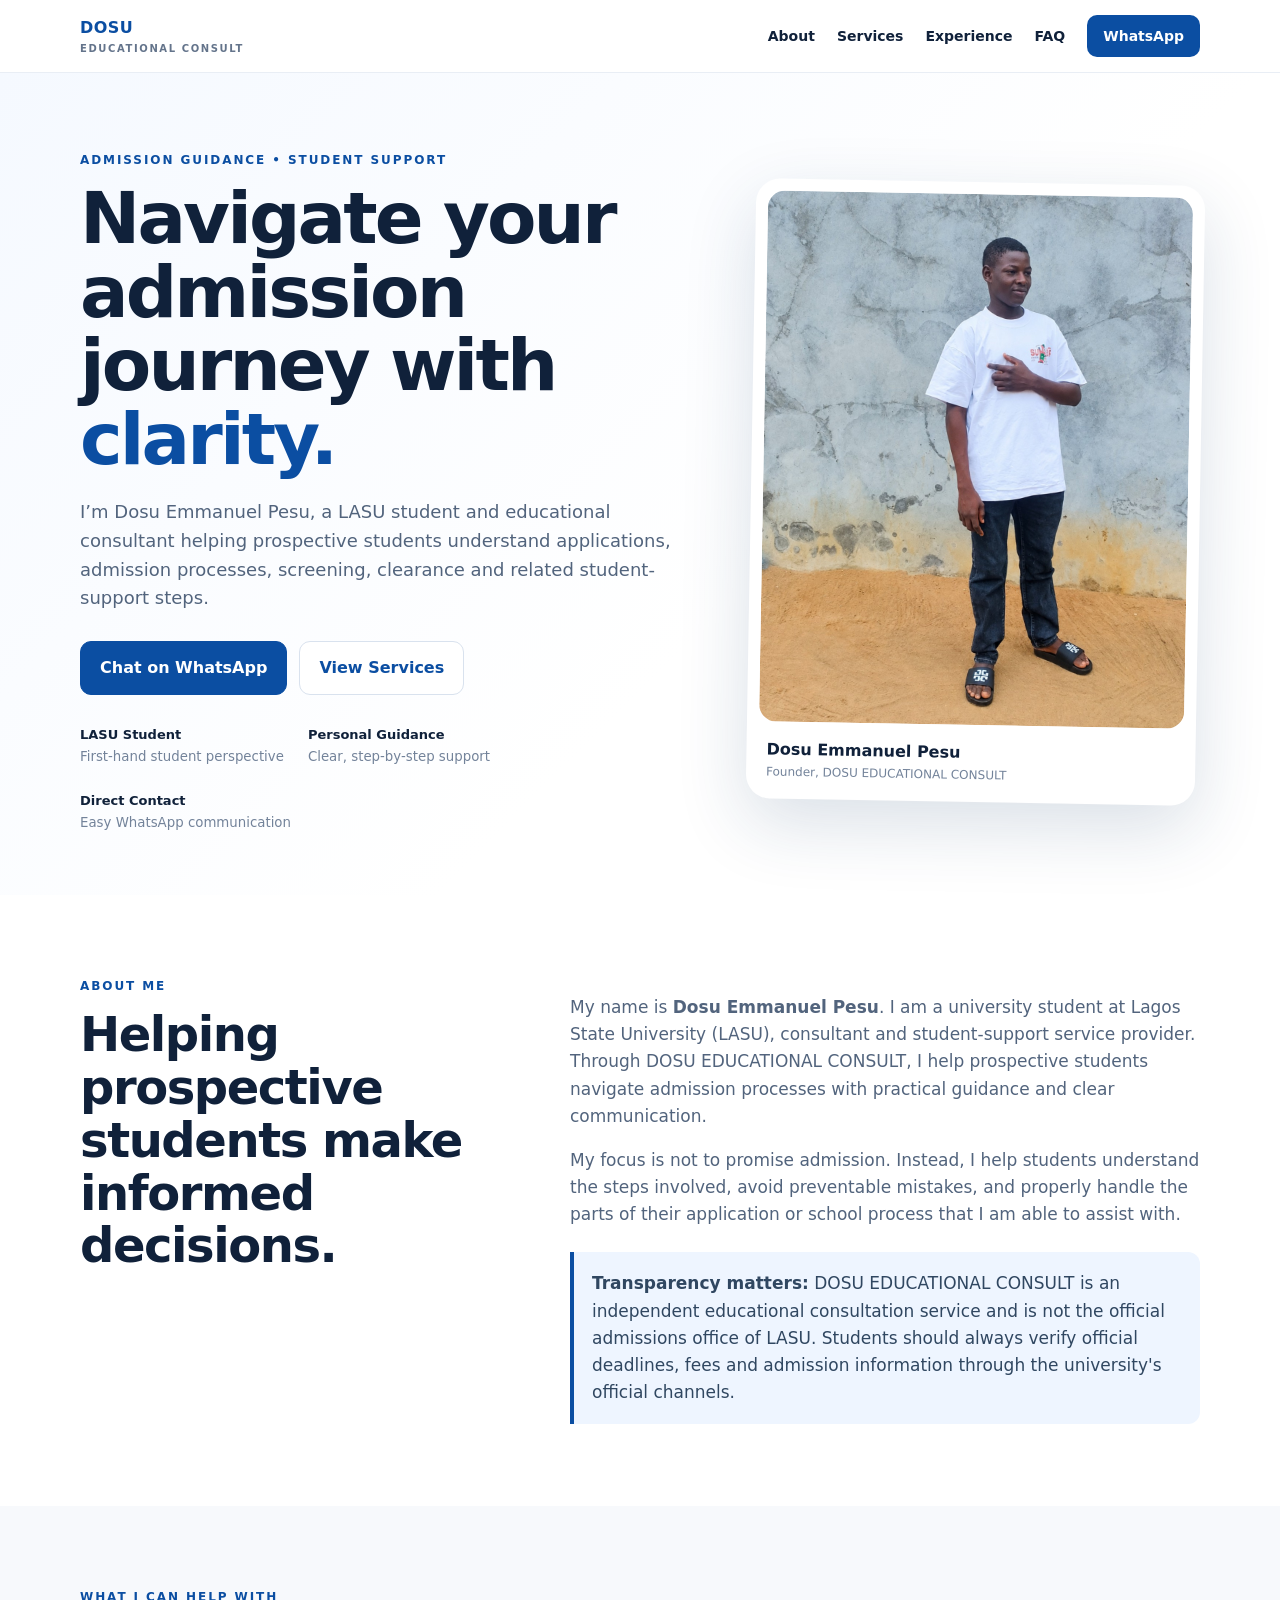
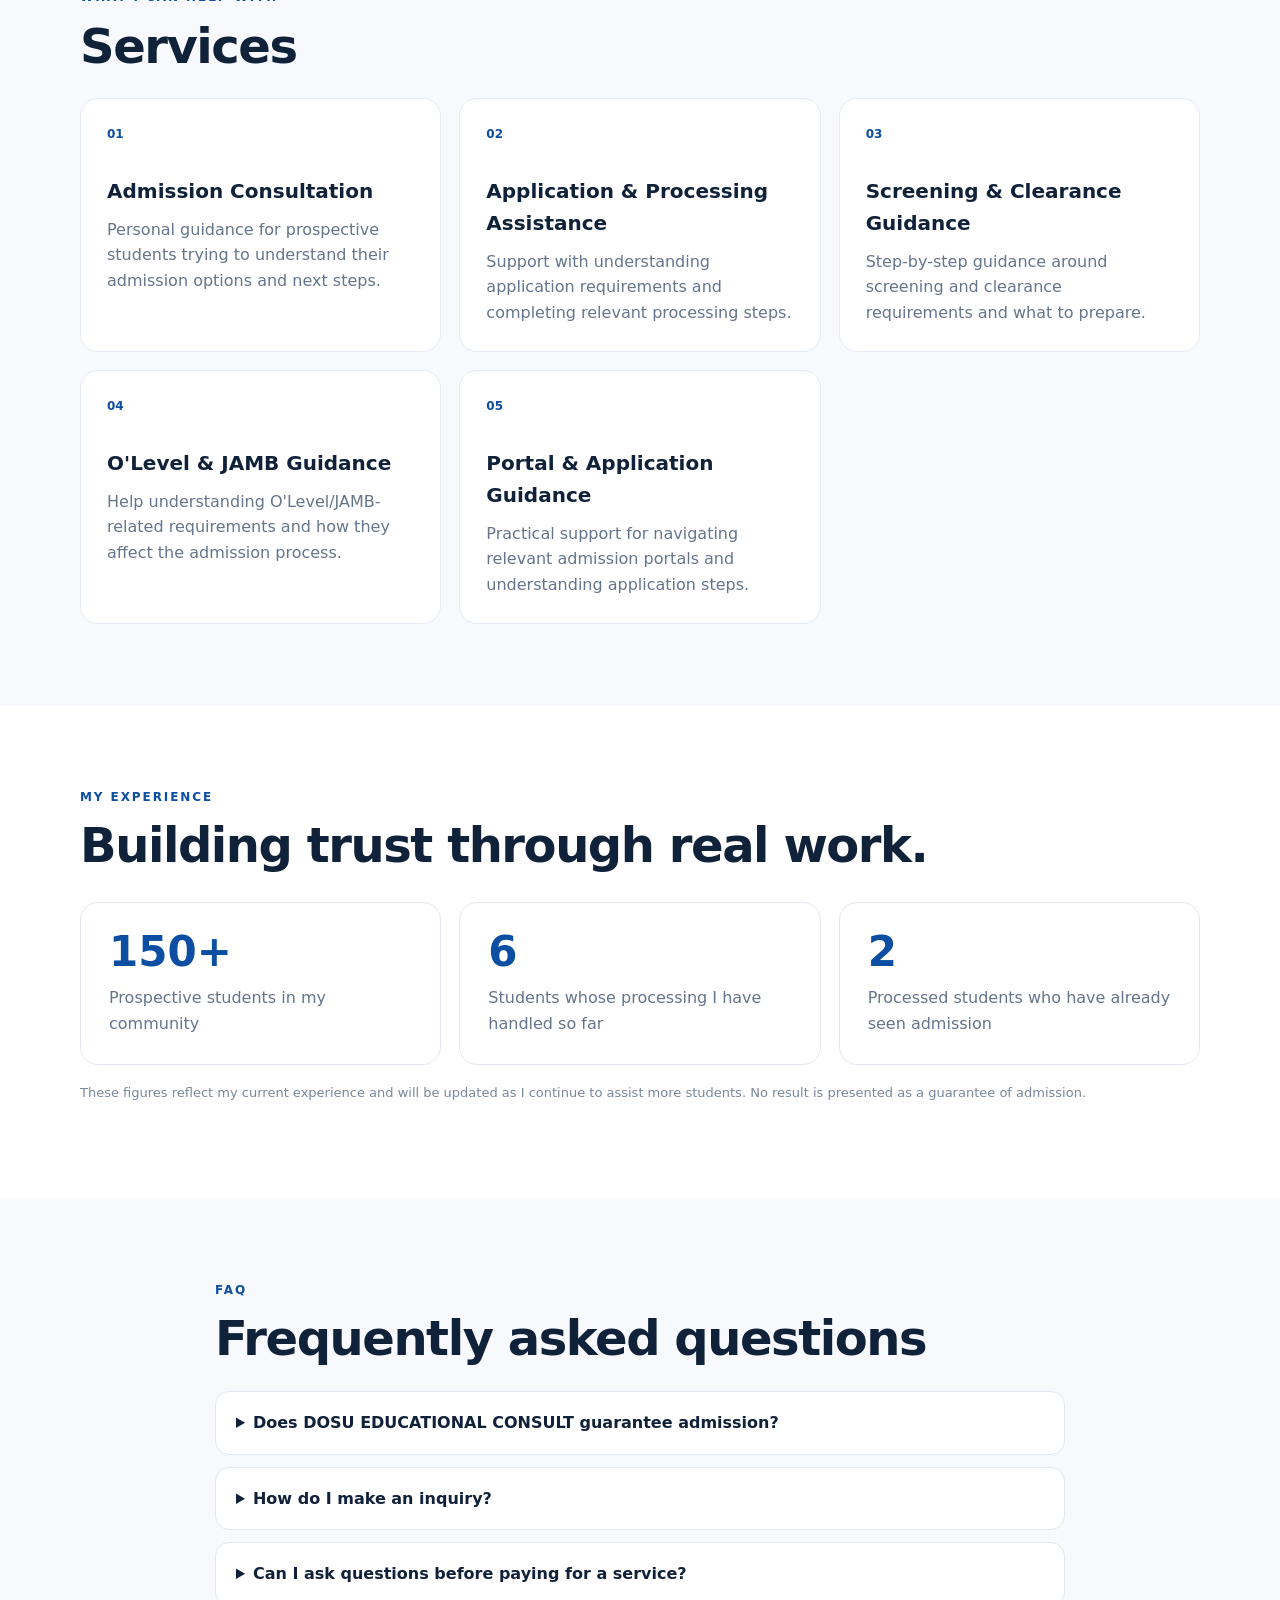
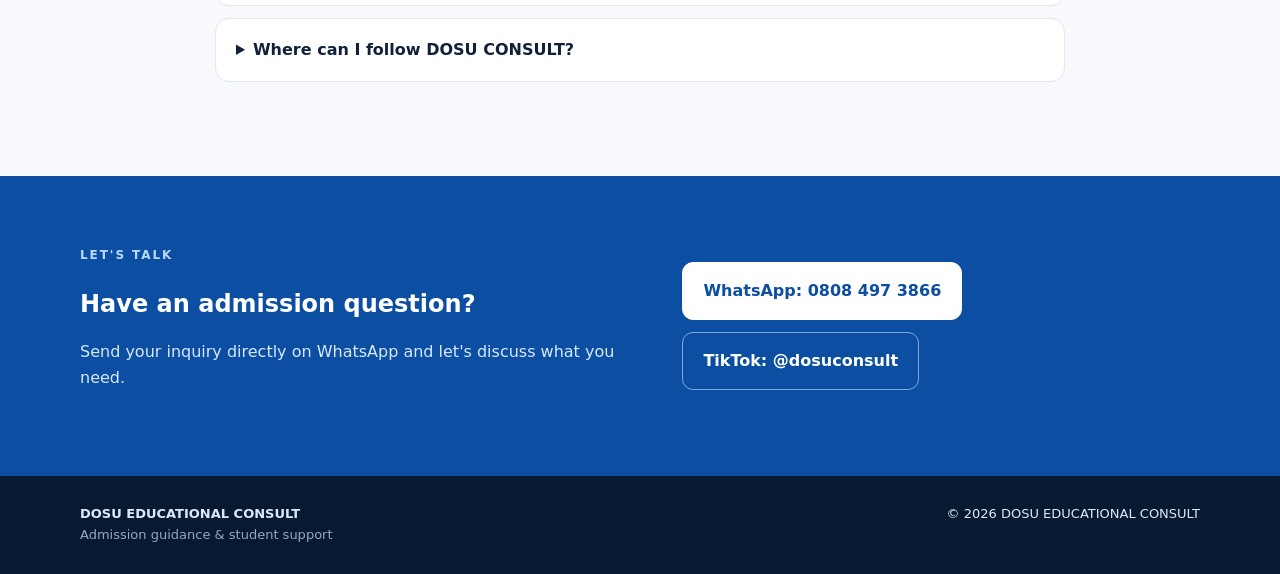
<file: index.html>
<!DOCTYPE html>
<html lang="en">
<head>
  <meta charset="UTF-8">
  <meta name="viewport" content="width=device-width, initial-scale=1.0">
  <meta name="description" content="DOSU EDUCATIONAL CONSULT — admission consultation, application and processing assistance, screening and clearance guidance, O'Level/JAMB guidance, and portal/application support.">
  <title>DOSU EDUCATIONAL CONSULT | Admission Guidance & Student Support</title>
  <link rel="stylesheet" href="style.css">
</head>
<body>
  <header class="topbar">
    <div class="container nav">
      <a class="brand" href="#home">DOSU <span>EDUCATIONAL CONSULT</span></a>
      <nav>
        <a href="#about">About</a>
        <a href="#services">Services</a>
        <a href="#results">Experience</a>
        <a href="#faq">FAQ</a>
        <a class="nav-cta" href="https://wa.me/2348084973866?text=Hello%20DOSU%20EDUCATIONAL%20CONSULT%2C%20I%20need%20admission%20guidance." target="_blank" rel="noopener">WhatsApp</a>
      </nav>
    </div>
  </header>

  <main id="home">
    <section class="hero">
      <div class="container hero-grid">
        <div class="hero-copy">
          <p class="eyebrow">ADMISSION GUIDANCE • STUDENT SUPPORT</p>
          <h1>Navigate your admission journey with <span>clarity.</span></h1>
          <p class="lead">
            I’m Dosu Emmanuel Pesu, a LASU student and educational consultant helping
            prospective students understand applications, admission processes, screening,
            clearance and related student-support steps.
          </p>
          <div class="actions">
            <a class="button primary" href="https://wa.me/2348084973866?text=Hello%20DOSU%20EDUCATIONAL%20CONSULT%2C%20I%20want%20to%20make%20an%20inquiry." target="_blank" rel="noopener">Chat on WhatsApp</a>
            <a class="button secondary" href="#services">View Services</a>
          </div>
          <div class="trust-row">
            <div><strong>LASU Student</strong><small>First-hand student perspective</small></div>
            <div><strong>Personal Guidance</strong><small>Clear, step-by-step support</small></div>
            <div><strong>Direct Contact</strong><small>Easy WhatsApp communication</small></div>
          </div>
        </div>
        <div class="hero-photo">
          <div class="photo-card">
            <img src="profile.jpg" alt="Dosu Emmanuel Pesu">
            <div class="photo-caption">
              <strong>Dosu Emmanuel Pesu</strong>
              <span>Founder, DOSU EDUCATIONAL CONSULT</span>
            </div>
          </div>
        </div>
      </div>
    </section>

    <section id="about" class="section">
      <div class="container two-col">
        <div>
          <p class="eyebrow">ABOUT ME</p>
          <h2>Helping prospective students make informed decisions.</h2>
        </div>
        <div class="about-text">
          <p>
            My name is <strong>Dosu Emmanuel Pesu</strong>. I am a university student at
            Lagos State University (LASU), consultant and student-support service provider.
            Through DOSU EDUCATIONAL CONSULT, I help prospective students navigate admission
            processes with practical guidance and clear communication.
          </p>
          <p>
            My focus is not to promise admission. Instead, I help students understand the
            steps involved, avoid preventable mistakes, and properly handle the parts of
            their application or school process that I am able to assist with.
          </p>
          <div class="note">
            <strong>Transparency matters:</strong> DOSU EDUCATIONAL CONSULT is an independent
            educational consultation service and is not the official admissions office of LASU.
            Students should always verify official deadlines, fees and admission information
            through the university's official channels.
          </div>
        </div>
      </div>
    </section>

    <section id="services" class="section light">
      <div class="container">
        <p class="eyebrow">WHAT I CAN HELP WITH</p>
        <h2>Services</h2>
        <div class="cards">
          <article class="card">
            <div class="icon">01</div>
            <h3>Admission Consultation</h3>
            <p>Personal guidance for prospective students trying to understand their admission options and next steps.</p>
          </article>
          <article class="card">
            <div class="icon">02</div>
            <h3>Application & Processing Assistance</h3>
            <p>Support with understanding application requirements and completing relevant processing steps.</p>
          </article>
          <article class="card">
            <div class="icon">03</div>
            <h3>Screening & Clearance Guidance</h3>
            <p>Step-by-step guidance around screening and clearance requirements and what to prepare.</p>
          </article>
          <article class="card">
            <div class="icon">04</div>
            <h3>O'Level & JAMB Guidance</h3>
            <p>Help understanding O'Level/JAMB-related requirements and how they affect the admission process.</p>
          </article>
          <article class="card">
            <div class="icon">05</div>
            <h3>Portal & Application Guidance</h3>
            <p>Practical support for navigating relevant admission portals and understanding application steps.</p>
          </article>
        </div>
      </div>
    </section>

    <section id="results" class="section">
      <div class="container">
        <p class="eyebrow">MY EXPERIENCE</p>
        <h2>Building trust through real work.</h2>
        <div class="stats">
          <div class="stat"><strong>150+</strong><span>Prospective students in my community</span></div>
          <div class="stat"><strong>6</strong><span>Students whose processing I have handled so far</span></div>
          <div class="stat"><strong>2</strong><span>Processed students who have already seen admission</span></div>
        </div>
        <p class="small">
          These figures reflect my current experience and will be updated as I continue to assist more students.
          No result is presented as a guarantee of admission.
        </p>
      </div>
    </section>

    <section id="faq" class="section light">
      <div class="container narrow">
        <p class="eyebrow">FAQ</p>
        <h2>Frequently asked questions</h2>
        <details>
          <summary>Does DOSU EDUCATIONAL CONSULT guarantee admission?</summary>
          <p>No. Admission decisions are made by the relevant institution. I provide guidance and assistance with processes I can legitimately help with.</p>
        </details>
        <details>
          <summary>How do I make an inquiry?</summary>
          <p>Send a message on WhatsApp using the button below. Tell me the school, course and stage of your application, and I will advise you on the next step.</p>
        </details>
        <details>
          <summary>Can I ask questions before paying for a service?</summary>
          <p>Yes. You can first explain what you need help with so I can tell you what assistance is appropriate.</p>
        </details>
        <details>
          <summary>Where can I follow DOSU CONSULT?</summary>
          <p>You can follow DOSU CONSULT on TikTok for admission-related information and updates.</p>
        </details>
      </div>
    </section>

    <section class="contact">
      <div class="container contact-box">
        <div>
          <p class="eyebrow">LET'S TALK</p>
          <h2>Have an admission question?</h2>
          <p>Send your inquiry directly on WhatsApp and let's discuss what you need.</p>
        </div>
        <div class="contact-actions">
          <a class="button primary large" href="https://wa.me/2348084973866?text=Hello%20DOSU%20EDUCATIONAL%20CONSULT%2C%20I%20need%20admission%20guidance." target="_blank" rel="noopener">WhatsApp: 0808 497 3866</a>
          <a class="button secondary large" href="https://www.tiktok.com/@dosuconsult" target="_blank" rel="noopener">TikTok: @dosuconsult</a>
        </div>
      </div>
    </section>
  </main>

  <footer>
    <div class="container footer">
      <div><strong>DOSU EDUCATIONAL CONSULT</strong><br><span>Admission guidance & student support</span></div>
      <div>© 2026 DOSU EDUCATIONAL CONSULT</div>
    </div>
  </footer>
</body>
</html>
</file>
<file: style.css>
*{box-sizing:border-box}html{scroll-behavior:smooth}body{margin:0;font-family:Inter,system-ui,-apple-system,BlinkMacSystemFont,"Segoe UI",sans-serif;color:#10213a;background:#fff;line-height:1.6}a{text-decoration:none;color:inherit}.container{width:min(1120px,92%);margin:auto}.topbar{position:sticky;top:0;z-index:20;background:rgba(255,255,255,.94);backdrop-filter:blur(10px);border-bottom:1px solid #e9eef5}.nav{min-height:72px;display:flex;align-items:center;justify-content:space-between;gap:24px}.brand{font-weight:900;letter-spacing:.03em;color:#0b4ea2}.brand span{display:block;font-size:10px;letter-spacing:.16em;color:#64748b}nav{display:flex;align-items:center;gap:22px;font-size:14px;font-weight:700}nav a:hover{color:#0b4ea2}.nav-cta{background:#0b4ea2;color:#fff;padding:10px 16px;border-radius:10px}.hero{background:linear-gradient(135deg,#f5f9ff 0%,#fff 60%);padding:78px 0 62px}.hero-grid{display:grid;grid-template-columns:1.15fr .85fr;gap:64px;align-items:center}.eyebrow{margin:0 0 12px;color:#0b4ea2;font-size:12px;font-weight:900;letter-spacing:.16em}.hero h1{font-size:clamp(42px,6vw,72px);line-height:1.02;letter-spacing:-.04em;margin:0 0 22px}.hero h1 span{color:#0b4ea2}.lead{font-size:18px;color:#52647d;max-width:680px}.actions{display:flex;gap:12px;flex-wrap:wrap;margin:28px 0}.button{display:inline-flex;align-items:center;justify-content:center;padding:13px 19px;border-radius:11px;font-weight:800;border:1px solid #d9e2ee}.button.primary{background:#0b4ea2;color:#fff;border-color:#0b4ea2}.button.secondary{background:#fff;color:#0b4ea2}.button.large{padding:15px 20px}.trust-row{display:flex;gap:24px;flex-wrap:wrap;margin-top:30px}.trust-row div{display:flex;flex-direction:column}.trust-row strong{font-size:13px}.trust-row small{color:#73839a}.photo-card{background:#fff;padding:12px;border-radius:24px;box-shadow:0 24px 70px rgba(25,61,105,.16);transform:rotate(1deg)}.photo-card img{display:block;width:100%;aspect-ratio:4/5;object-fit:cover;border-radius:17px}.photo-caption{padding:15px 8px 5px;display:flex;flex-direction:column}.photo-caption span{font-size:12px;color:#73839a}.section{padding:82px 0}.section.light{background:#f7f9fc}.two-col{display:grid;grid-template-columns:.8fr 1.2fr;gap:70px}.section h2{font-size:clamp(32px,4vw,48px);line-height:1.1;margin:0 0 26px;letter-spacing:-.03em}.about-text{font-size:17px;color:#52647d}.note{margin-top:24px;padding:18px;border-left:4px solid #0b4ea2;background:#eef5ff;color:#304761;border-radius:0 12px 12px 0}.cards{display:grid;grid-template-columns:repeat(3,1fr);gap:18px}.card{background:#fff;border:1px solid #e5ebf3;border-radius:18px;padding:26px;min-height:220px}.icon{font-size:12px;font-weight:900;color:#0b4ea2;margin-bottom:30px}.card h3{margin:0 0 10px;font-size:20px}.card p{margin:0;color:#65758b}.stats{display:grid;grid-template-columns:repeat(3,1fr);gap:18px;margin-top:30px}.stat{border:1px solid #e1e8f1;border-radius:18px;padding:28px;background:#fff}.stat strong{display:block;font-size:42px;line-height:1;color:#0b4ea2;margin-bottom:12px}.stat span{color:#65758b}.small{font-size:13px;color:#78879b;margin-top:18px}.narrow{max-width:850px}details{background:#fff;border:1px solid #e1e8f1;border-radius:14px;margin:12px 0;padding:18px 20px}summary{cursor:pointer;font-weight:800}details p{color:#65758b;margin-bottom:0}.contact{padding:70px 0;background:#0b4ea2;color:#fff}.contact .eyebrow{color:#bcd8ff}.contact-box{display:flex;align-items:center;justify-content:space-between;gap:30px}.contact h2{margin-bottom:10px}.contact p{color:#d8e8ff}.contact-actions{display:flex;gap:12px;flex-wrap:wrap}.contact .button.primary{background:#fff;color:#0b4ea2;border-color:#fff}.contact .button.secondary{background:transparent;color:#fff;border-color:#80a9dc}footer{background:#081a32;color:#dce8f8;padding:28px 0}.footer{display:flex;justify-content:space-between;gap:20px;font-size:13px}.footer span{color:#93a9c3}@media(max-width:850px){nav a:not(.nav-cta){display:none}.hero-grid,.two-col{grid-template-columns:1fr}.hero-photo{max-width:520px;margin:auto}.cards{grid-template-columns:1fr 1fr}.stats{grid-template-columns:1fr}.contact-box{flex-direction:column;align-items:flex-start}}@media(max-width:560px){.hero{padding-top:52px}.cards{grid-template-columns:1fr}.nav{min-height:64px}.brand{font-size:13px}.hero h1{font-size:45px}.trust-row{display:grid;grid-template-columns:1fr 1fr}.footer{flex-direction:column}}
</file>
